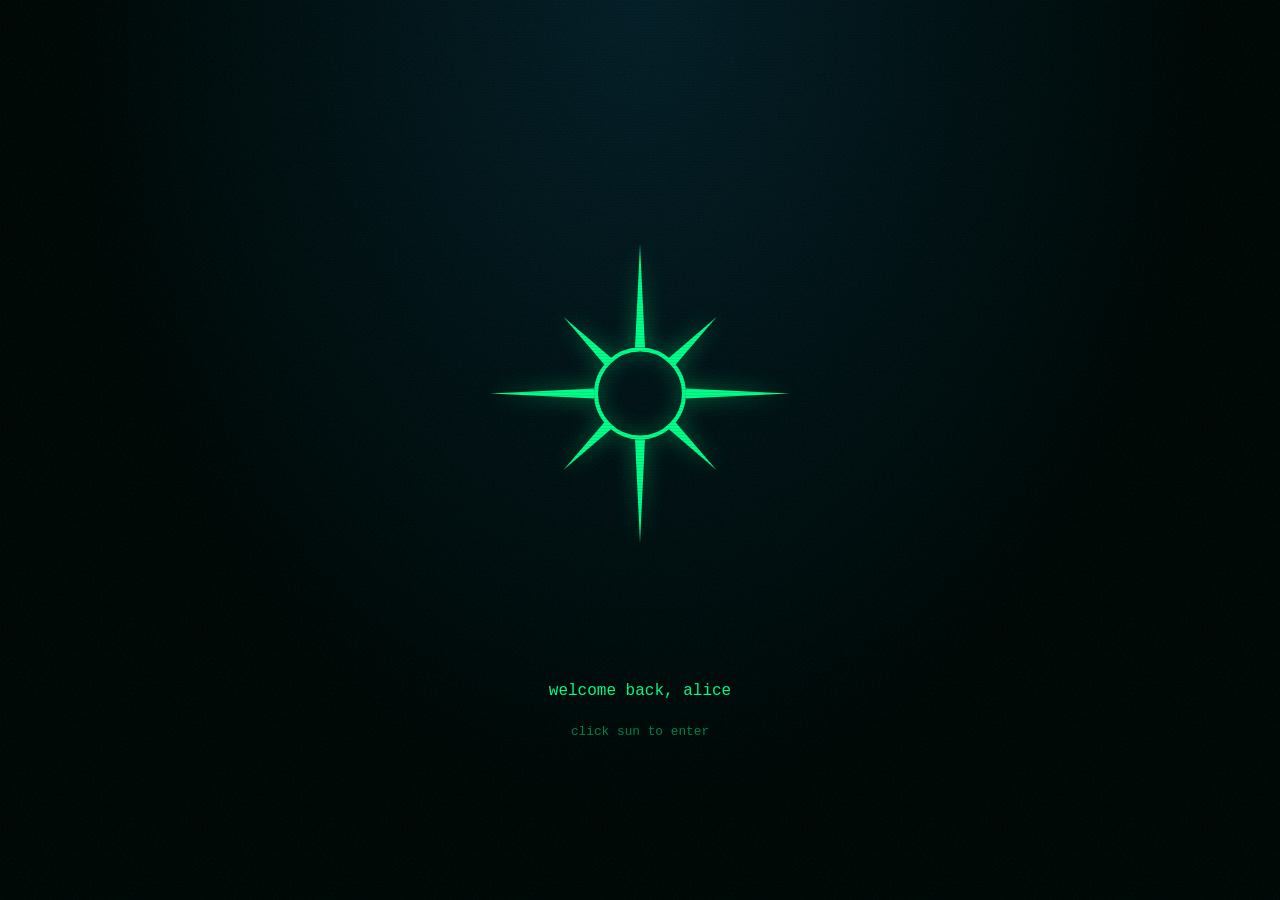
<file: index.html>
<!DOCTYPE html>
<html lang="en">
<head>
  <meta charset="UTF-8">
  <meta name="viewport" content="width=device-width, initial-scale=1">
  <title>Portfolio</title>
  <link rel="stylesheet" href="css/style.css">
</head>
<body>
  <main class="intro">

    <div class="sun-wrap">
      <button class="sun" id="sun" aria-label="Enter the portfolio">
        <svg class="sun-svg" viewBox="0 0 400 400">
  <circle cx="200" cy="200" r="38.25" />

  <!-- quattro raggi a croce -->
  <path class="ray" d="M200 70L204.33 160H195.67L200 70Z" />
  <path class="ray" d="M200 70L204.33 160H195.67L200 70Z" transform="rotate(90 200 200)" />
  <path class="ray" d="M200 70L204.33 160H195.67L200 70Z" transform="rotate(180 200 200)" />
  <path class="ray" d="M200 70L204.33 160H195.67L200 70Z" transform="rotate(270 200 200)" />

  <!-- quattro raggi diagonali -->
  <path class="ray" d="M266.569 133.536L229.856 176.372L223.732 170.248L266.569 133.536Z" />
  <path class="ray" d="M266.569 133.536L229.856 176.372L223.732 170.248L266.569 133.536Z" transform="rotate(90 200 200)" />
  <path class="ray" d="M266.569 133.536L229.856 176.372L223.732 170.248L266.569 133.536Z" transform="rotate(180 200 200)" />
  <path class="ray" d="M266.569 133.536L229.856 176.372L223.732 170.248L266.569 133.536Z" transform="rotate(270 200 200)" />
</svg>
      </button>

      <nav class="menu" id="menu">
        <a class="top" href="san.html">_01 SAN</a>
        <a class="right" href="polvere.html">_02 POLVERE</a>
        <a class="bottom" href="distante.html">_03 DISTANTE</a>
        <a class="left" href="setdesign.html">_04 SET DESIGN</a>
      </nav>
    </div>

    <p class="tagline">welcome back, alice</p>
    <p class="hint">click sun to enter</p>

  </main>
  <script src="js/sun-menu.js"></script>
</body>
</html>
</file>
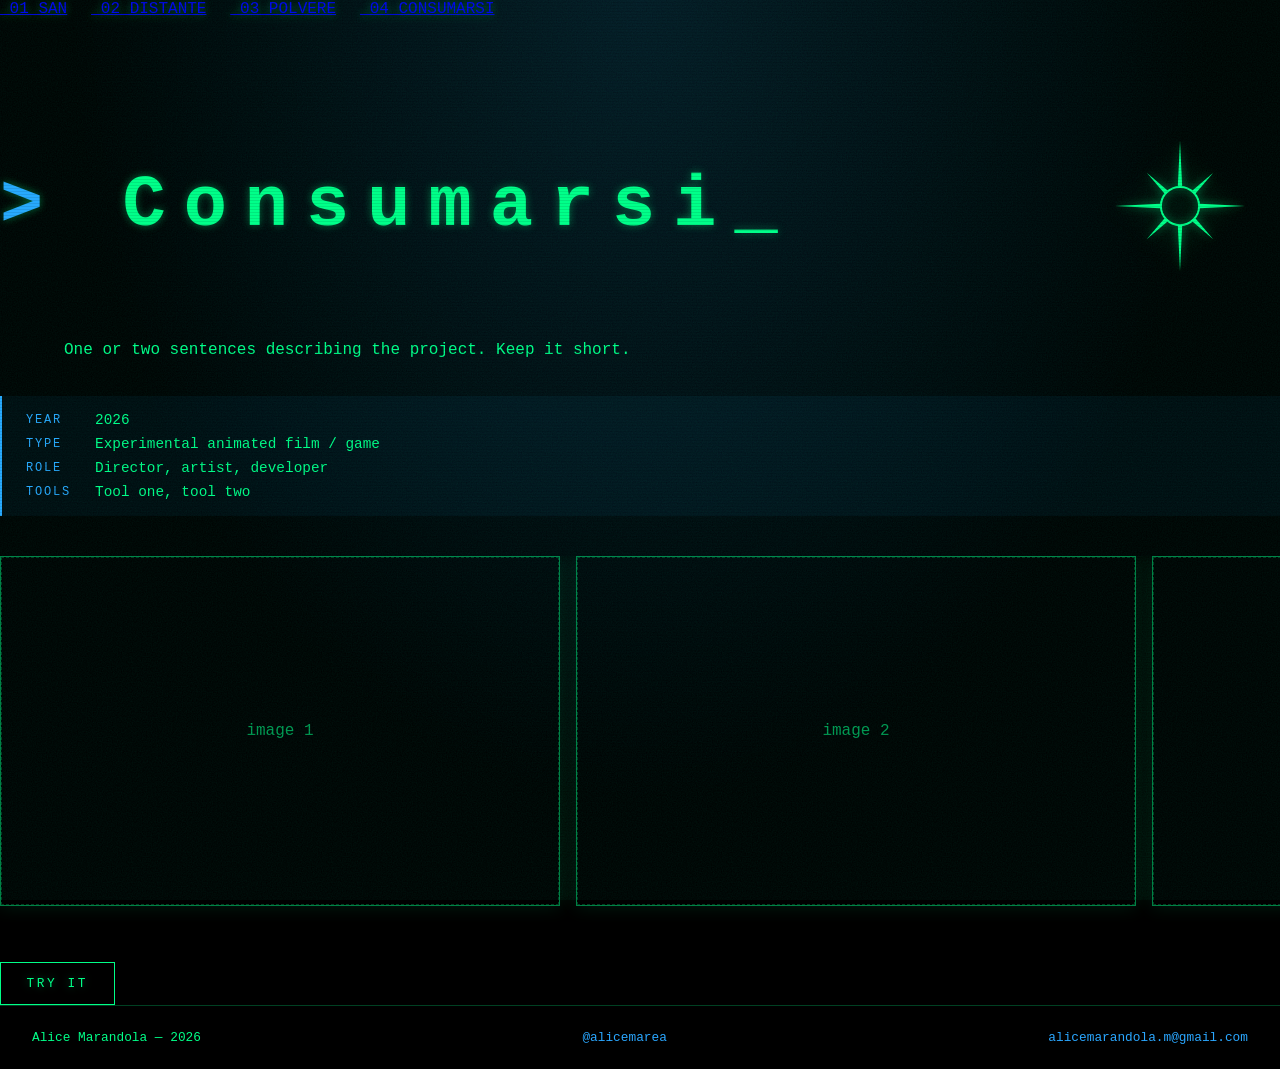
<file: consumarsi.html>
<!DOCTYPE html>
<html lang="en">
<head>
  <meta charset="UTF-8">
  <meta name="viewport" content="width=device-width, initial-scale=1">
  <title>Consumarsi — Alice Marandola</title>
  <link rel="stylesheet" href="css/style.css">
</head>
<body>

 <header class="site-header">
  <nav class="site-nav">
    <a href="san.html">_01 SAN</a>
    <a href="distante.html">_02 DISTANTE</a>
    <a href="polvere.html">_03 POLVERE</a>
    <a href="untitled.html" aria-current="page">_04 CONSUMARSI</a>
  </nav>


</header>

  <main class="page">
  <div class="page-head">
  <h1>Consumarsi</h1>
  <a class="logo" href="index.html" aria-label="Back to entrance">
    <svg class="logo-sun" viewBox="0 0 400 400" aria-hidden="true">
      <circle cx="200" cy="200" r="38.25" />
      <path class="ray" d="M200 70L204.33 160H195.67L200 70Z" />
      <path class="ray" d="M200 70L204.33 160H195.67L200 70Z" transform="rotate(90 200 200)" />
      <path class="ray" d="M200 70L204.33 160H195.67L200 70Z" transform="rotate(180 200 200)" />
      <path class="ray" d="M200 70L204.33 160H195.67L200 70Z" transform="rotate(270 200 200)" />
      <path class="ray" d="M266.569 133.536L229.856 176.372L223.732 170.248L266.569 133.536Z" />
      <path class="ray" d="M266.569 133.536L229.856 176.372L223.732 170.248L266.569 133.536Z" transform="rotate(90 200 200)" />
      <path class="ray" d="M266.569 133.536L229.856 176.372L223.732 170.248L266.569 133.536Z" transform="rotate(180 200 200)" />
      <path class="ray" d="M266.569 133.536L229.856 176.372L223.732 170.248L266.569 133.536Z" transform="rotate(270 200 200)" />
    </svg>
  </a>
</div>
    <p class="lead">
      One or two sentences describing the project. Keep it short.
    </p>

    <dl class="meta">
      <dt>Year</dt>       <dd>2026</dd>
      <dt>Type</dt>       <dd>Experimental animated film / game</dd>
      <dt>Role</dt>       <dd>Director, artist, developer</dd>
      <dt>Tools</dt>      <dd>Tool one, tool two</dd>
    </dl>

    <div class="gallery">
      <figure><div class="ph">image 1</div></figure>
      <figure><div class="ph">image 2</div></figure>
      <figure><div class="ph">image 3</div></figure>
    </div>

    <a class="button" href="#" target="_blank" rel="noopener">Try it</a>
  </main>

  <footer class="site-footer">
    <span>Alice Marandola — 2026</span>
    <a href="https://instagram.com/alicemarea" target="_blank" rel="noopener">@alicemarea</a>
    <a href="mailto:alicemarandola.m@gmail.com">alicemarandola.m@gmail.com</a>
  </footer>

</body>
</html>
</file>
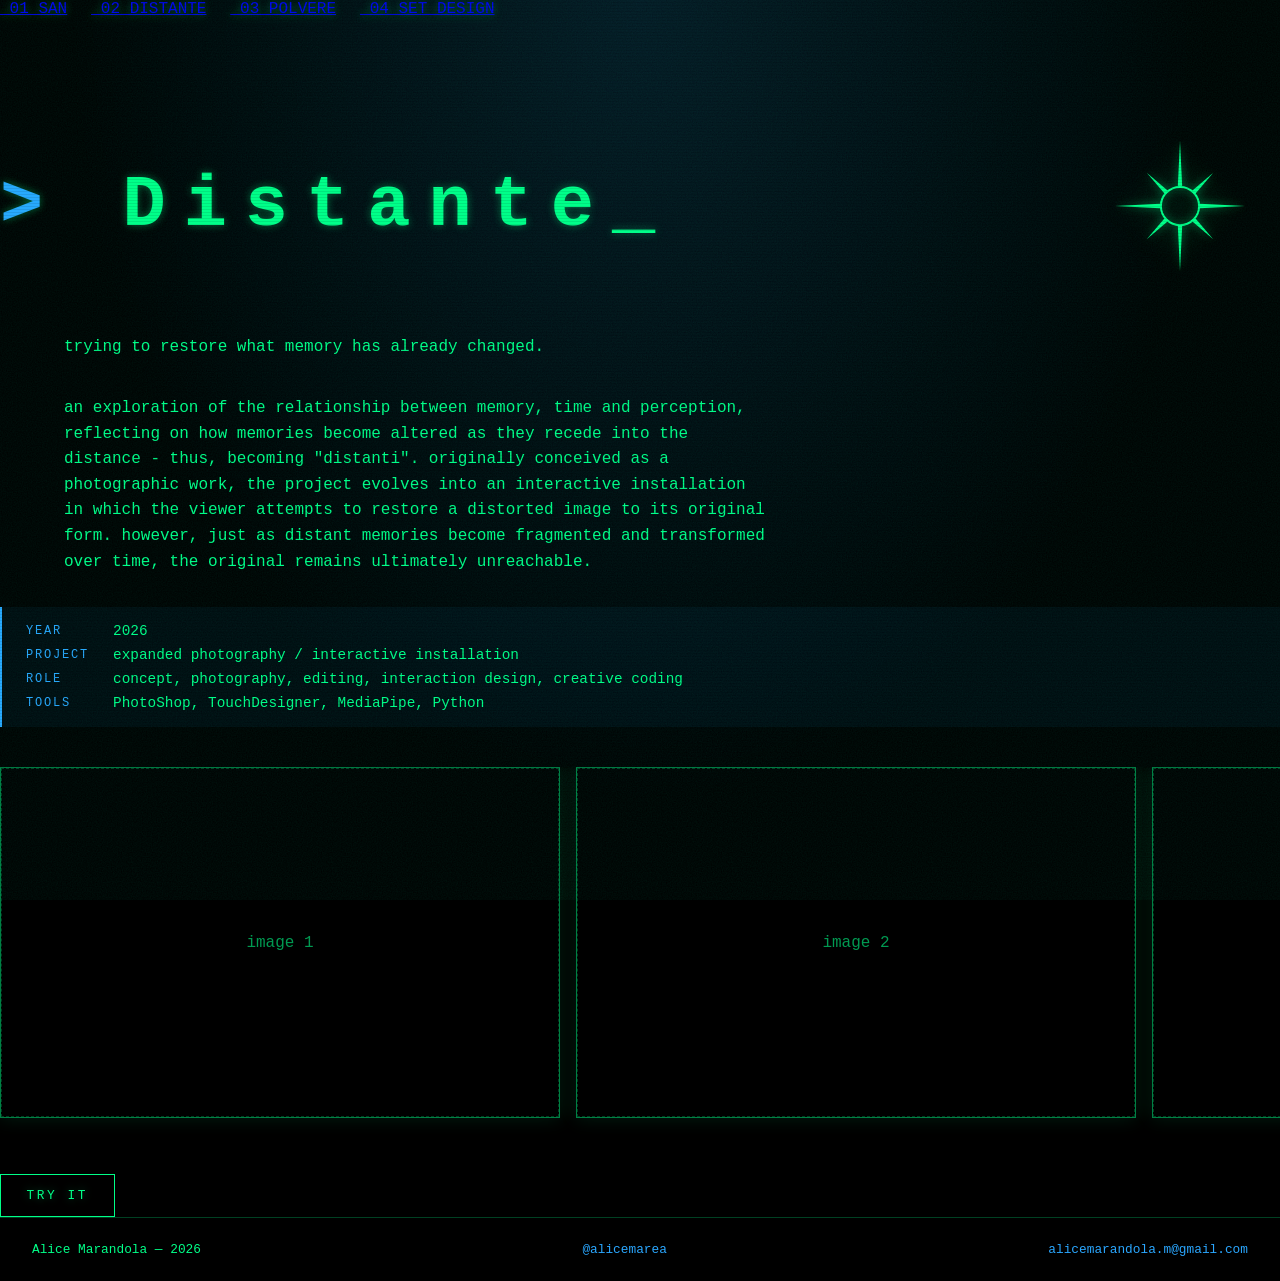
<file: distante.html>
<!DOCTYPE html>
<html lang="en">
<head>
  <meta charset="UTF-8">
  <meta name="viewport" content="width=device-width, initial-scale=1">
  <title>Distante — Alice Marandola</title>
  <link rel="stylesheet" href="css/style.css">
</head>

<body>

  <header class="site-header">
  <nav class="site-nav">
    <a href="san.html" >_01 SAN</a>
    <a href="distante.html"aria-current="page">_02 DISTANTE</a>
    <a href="polvere.html">_03 POLVERE</a>
    <a href="setdesign.html">_04 SET DESIGN</a>
  </nav>

 
</header>

  <main class="page">
    <div class="page-head">
  <h1>Distante</h1>
  <a class="logo" href="index.html" aria-label="Back to entrance">
    <svg class="logo-sun" viewBox="0 0 400 400" aria-hidden="true">
      <circle cx="200" cy="200" r="38.25" />
      <path class="ray" d="M200 70L204.33 160H195.67L200 70Z" />
      <path class="ray" d="M200 70L204.33 160H195.67L200 70Z" transform="rotate(90 200 200)" />
      <path class="ray" d="M200 70L204.33 160H195.67L200 70Z" transform="rotate(180 200 200)" />
      <path class="ray" d="M200 70L204.33 160H195.67L200 70Z" transform="rotate(270 200 200)" />
      <path class="ray" d="M266.569 133.536L229.856 176.372L223.732 170.248L266.569 133.536Z" />
      <path class="ray" d="M266.569 133.536L229.856 176.372L223.732 170.248L266.569 133.536Z" transform="rotate(90 200 200)" />
      <path class="ray" d="M266.569 133.536L229.856 176.372L223.732 170.248L266.569 133.536Z" transform="rotate(180 200 200)" />
      <path class="ray" d="M266.569 133.536L229.856 176.372L223.732 170.248L266.569 133.536Z" transform="rotate(270 200 200)" />
    </svg>
  </a>
</div>

    <p class="logline">trying to restore what memory has already changed.</p>

<p class="lead">
an exploration of the relationship between memory, time and perception, reflecting on how memories become altered as they recede into the distance - thus, becoming "distanti".
  originally conceived as a photographic work, the project evolves into an interactive installation in which the viewer attempts to restore a distorted image to its original form.
  however, just as distant memories become fragmented and transformed over time, the original remains ultimately unreachable.

<dl class="meta">
  <dt>year</dt>      <dd>2026</dd>
  <dt>project</dt>   <dd>expanded photography / interactive installation</dd>
  <dt>role</dt>      <dd>concept, photography, editing, interaction design, creative coding</dd>
  <dt>tools</dt>     <dd>PhotoShop, TouchDesigner, MediaPipe, Python</dd>
</dl>

    <div class="gallery">
      <figure><div class="ph">image 1</div></figure>
      <figure><div class="ph">image 2</div></figure>
      <figure><div class="ph">image 3</div></figure>
    </div>

    <a class="button" href="#" target="_blank" rel="noopener">Try it</a>
  </main>

  <footer class="site-footer">
    <span>Alice Marandola — 2026</span>
    <a href="https://instagram.com/alicemarea" target="_blank" rel="noopener">@alicemarea</a>
    <a href="mailto:alicemarandola.m@gmail.com">alicemarandola.m@gmail.com</a>
  </footer>

</body>
</html>
</file>
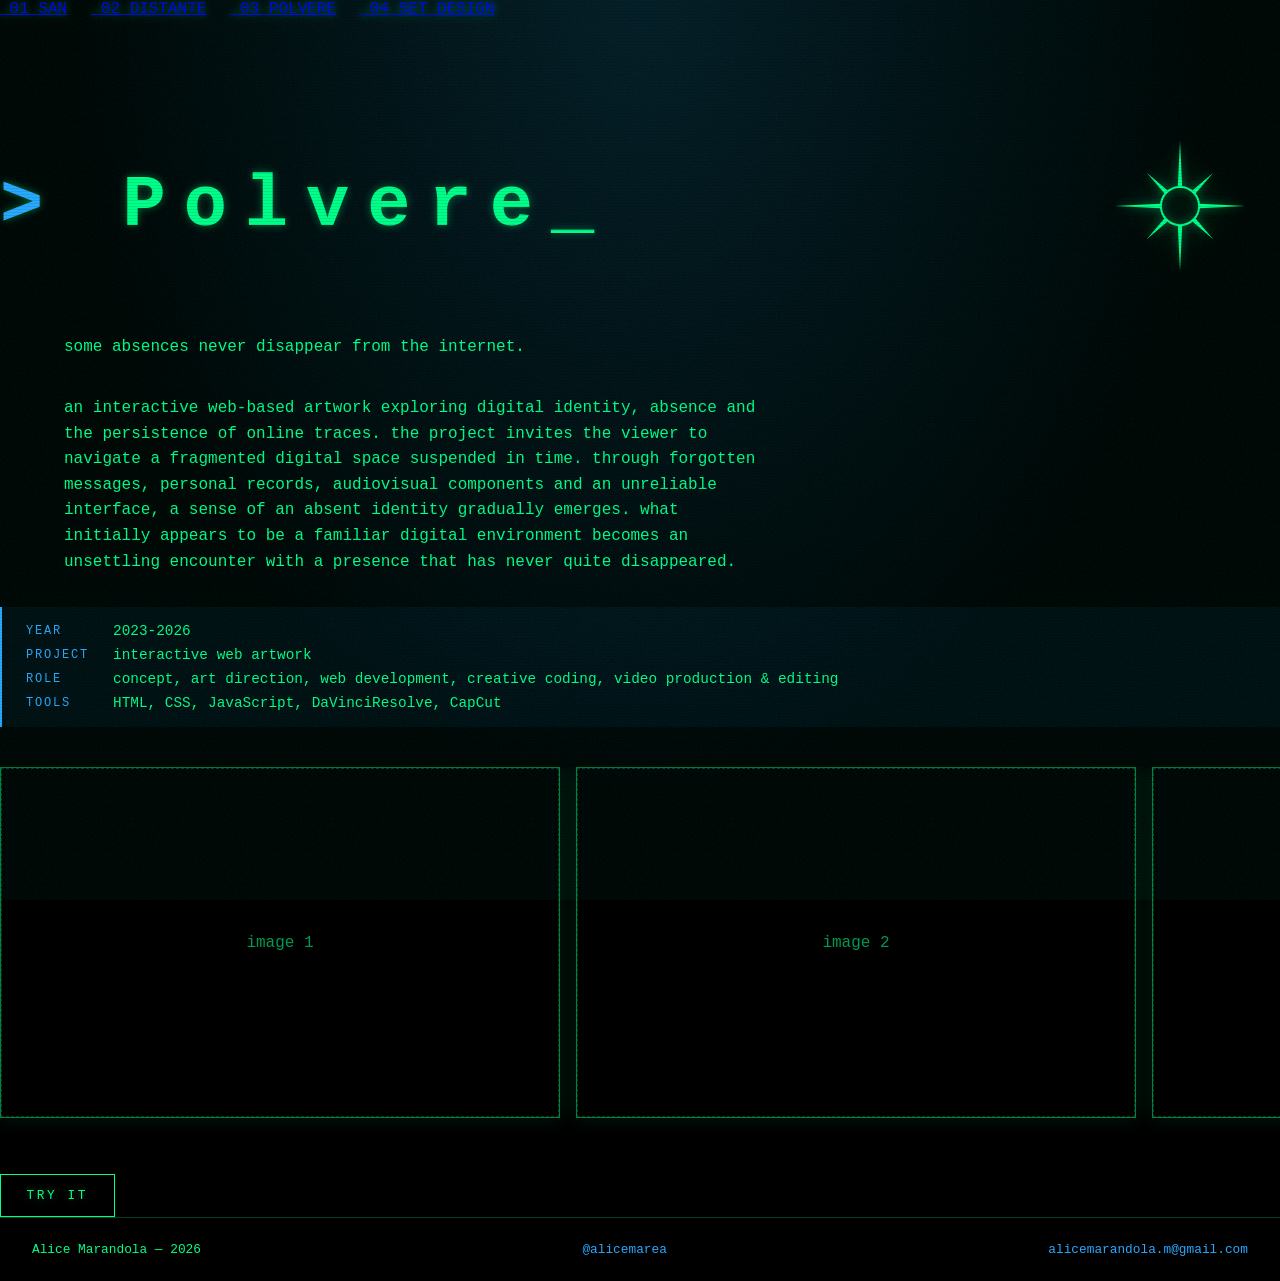
<file: polvere.html>
<!DOCTYPE html>
<html lang="en">
<head>
  <meta charset="UTF-8">
  <meta name="viewport" content="width=device-width, initial-scale=1">
  <title>Polvere — Alice Marandola</title>
  <link rel="stylesheet" href="css/style.css">
</head>
<body>

  <header class="site-header">
  <nav class="site-nav">
    <a href="san.html" >_01 SAN</a>
    <a href="distante.html">_02 DISTANTE</a>
    <a href="polvere.html"aria-current="page">_03 POLVERE</a>
    <a href="setdesign.html">_04 SET DESIGN</a>
  </nav>


</header>

  <main class="page">
    <div class="page-head">
  <h1>Polvere</h1>
  <a class="logo" href="index.html" aria-label="Back to entrance">
    <svg class="logo-sun" viewBox="0 0 400 400" aria-hidden="true">
      <circle cx="200" cy="200" r="38.25" />
      <path class="ray" d="M200 70L204.33 160H195.67L200 70Z" />
      <path class="ray" d="M200 70L204.33 160H195.67L200 70Z" transform="rotate(90 200 200)" />
      <path class="ray" d="M200 70L204.33 160H195.67L200 70Z" transform="rotate(180 200 200)" />
      <path class="ray" d="M200 70L204.33 160H195.67L200 70Z" transform="rotate(270 200 200)" />
      <path class="ray" d="M266.569 133.536L229.856 176.372L223.732 170.248L266.569 133.536Z" />
      <path class="ray" d="M266.569 133.536L229.856 176.372L223.732 170.248L266.569 133.536Z" transform="rotate(90 200 200)" />
      <path class="ray" d="M266.569 133.536L229.856 176.372L223.732 170.248L266.569 133.536Z" transform="rotate(180 200 200)" />
      <path class="ray" d="M266.569 133.536L229.856 176.372L223.732 170.248L266.569 133.536Z" transform="rotate(270 200 200)" />
    </svg>
  </a>
</div>

   <p class="logline">some absences never disappear from the internet.</p>

<p class="lead">
   an interactive web-based artwork exploring digital identity, absence and the persistence of online traces. 
  the project invites the viewer to navigate a fragmented digital space suspended in time. through forgotten messages, personal records, audiovisual components and an unreliable interface, a sense of an absent identity gradually emerges. what initially appears to be a familiar digital environment becomes an unsettling encounter with a presence that has never quite disappeared.
</p>

<dl class="meta">
  <dt>year</dt>      <dd>2023-2026</dd>
  <dt>project</dt>   <dd>interactive web artwork</dd>
  <dt>role</dt>      <dd>concept, art direction, web development, creative coding, video production &amp; editing</dd>
  <dt>tools</dt>     <dd>HTML, CSS, JavaScript, DaVinciResolve, CapCut</dd>
</dl>
    <div class="gallery">
      <figure><div class="ph">image 1</div></figure>
      <figure><div class="ph">image 2</div></figure>
      <figure><div class="ph">image 3</div></figure>
    </div>

    <a class="button" href="#" target="_blank" rel="noopener">Try it</a>
  </main>

  <footer class="site-footer">
    <span>Alice Marandola — 2026</span>
    <a href="https://instagram.com/alicemarea" target="_blank" rel="noopener">@alicemarea</a>
    <a href="mailto:alicemarandola.m@gmail.com">alicemarandola.m@gmail.com</a>
  </footer>

</body>
</html>
</file>
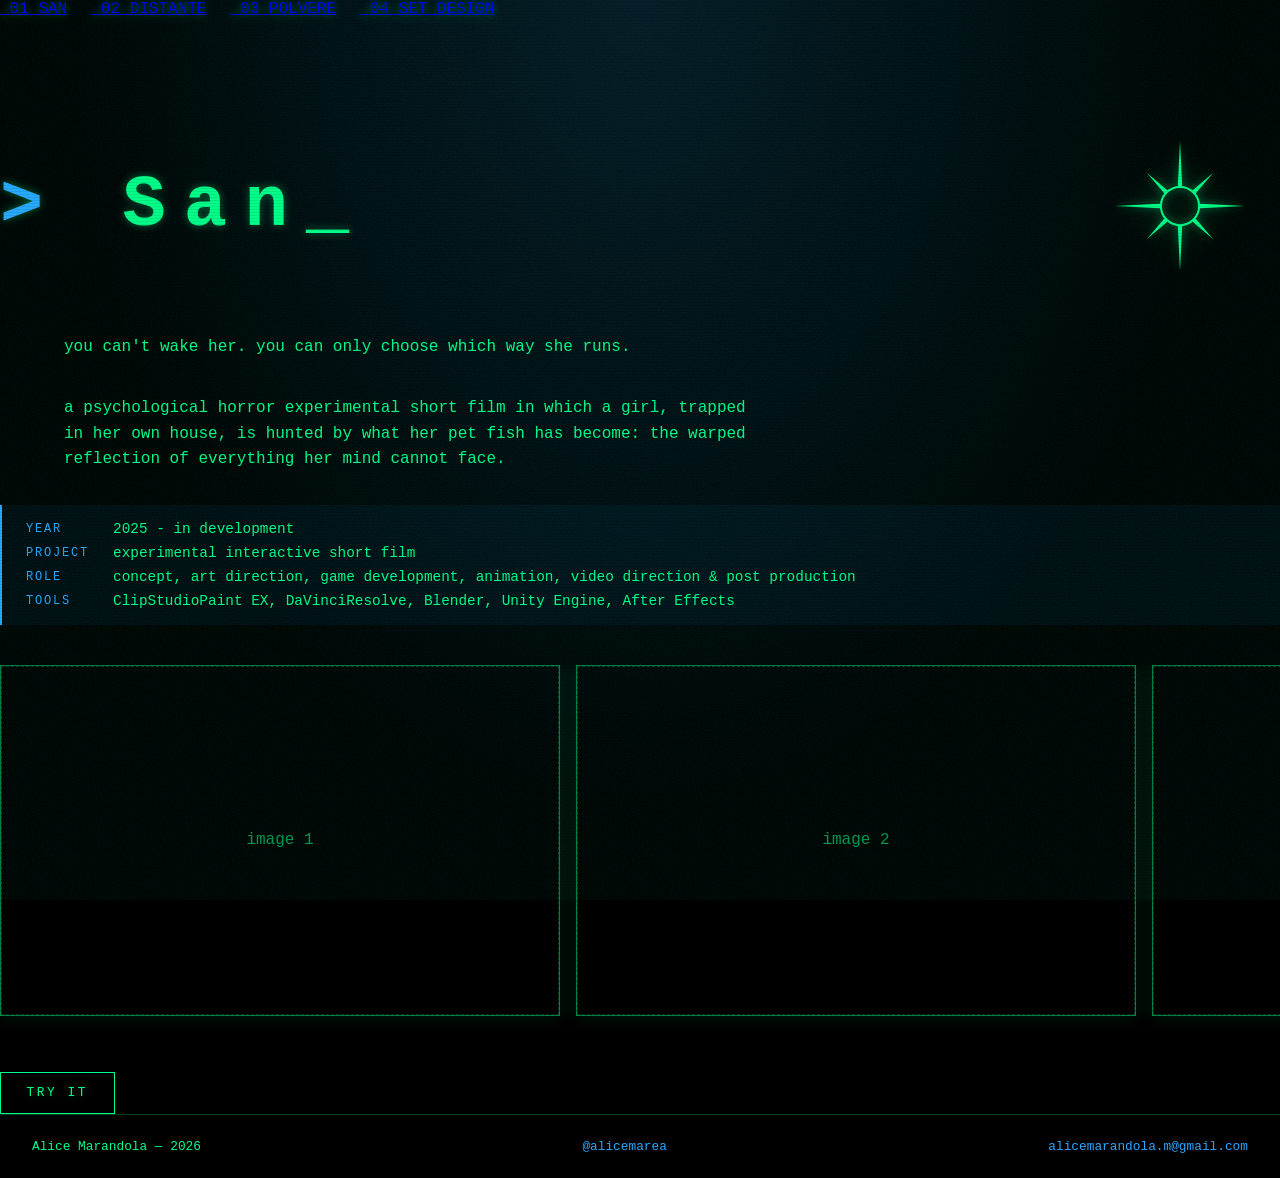
<file: san.html>
<!DOCTYPE html>
<html lang="en">
<head>
  <meta charset="UTF-8">
  <meta name="viewport" content="width=device-width, initial-scale=1">
  <title>San — Alice Marandola</title>
  <link rel="stylesheet" href="css/style.css">
</head>
<body>

 <header class="site-header">
  <nav class="site-nav">
    <a href="san.html" aria-current="page">_01 SAN</a>
    <a href="distante.html">_02 DISTANTE</a>
    <a href="polvere.html">_03 POLVERE</a>
    <a href="setdesign.html">_04 SET DESIGN</a>
  </nav>


</header>

  <main class="page">
   <div class="page-head">
  <h1>San</h1>
  <a class="logo" href="index.html" aria-label="Back to entrance">
    <svg class="logo-sun" viewBox="0 0 400 400" aria-hidden="true">
      <circle cx="200" cy="200" r="38.25" />
      <path class="ray" d="M200 70L204.33 160H195.67L200 70Z" />
      <path class="ray" d="M200 70L204.33 160H195.67L200 70Z" transform="rotate(90 200 200)" />
      <path class="ray" d="M200 70L204.33 160H195.67L200 70Z" transform="rotate(180 200 200)" />
      <path class="ray" d="M200 70L204.33 160H195.67L200 70Z" transform="rotate(270 200 200)" />
      <path class="ray" d="M266.569 133.536L229.856 176.372L223.732 170.248L266.569 133.536Z" />
      <path class="ray" d="M266.569 133.536L229.856 176.372L223.732 170.248L266.569 133.536Z" transform="rotate(90 200 200)" />
      <path class="ray" d="M266.569 133.536L229.856 176.372L223.732 170.248L266.569 133.536Z" transform="rotate(180 200 200)" />
      <path class="ray" d="M266.569 133.536L229.856 176.372L223.732 170.248L266.569 133.536Z" transform="rotate(270 200 200)" />
    </svg>
  </a>
</div>

   <p class="logline">you can't wake her. you can only choose which way she runs.</p>

<p class="lead">
 a psychological horror experimental short film in which a girl, trapped in her own house, is hunted by what her pet fish has become: the warped reflection of everything her mind cannot face.
</p>

<dl class="meta">
  <dt>year</dt>      <dd>2025 - in development</dd>
  <dt>project</dt>   <dd>experimental interactive short film</dd>
  <dt>role</dt>      <dd>concept, art direction, game development, animation, video direction &amp; post production</dd>
  <dt>tools</dt>     <dd>ClipStudioPaint EX, DaVinciResolve, Blender, Unity Engine, After Effects</dd>
</dl>

    <div class="gallery">
      <figure><div class="ph">image 1</div></figure>
      <figure><div class="ph">image 2</div></figure>
      <figure><div class="ph">image 3</div></figure>
    </div>

    <a class="button" href="#" target="_blank" rel="noopener">Try it</a>
  </main>

  <footer class="site-footer">
    <span>Alice Marandola — 2026</span>
    <a href="https://instagram.com/alicemarea" target="_blank" rel="noopener">@alicemarea</a>
    <a href="mailto:alicemarandola.m@gmail.com">alicemarandola.m@gmail.com</a>
  </footer>

</body>
</html>
</file>
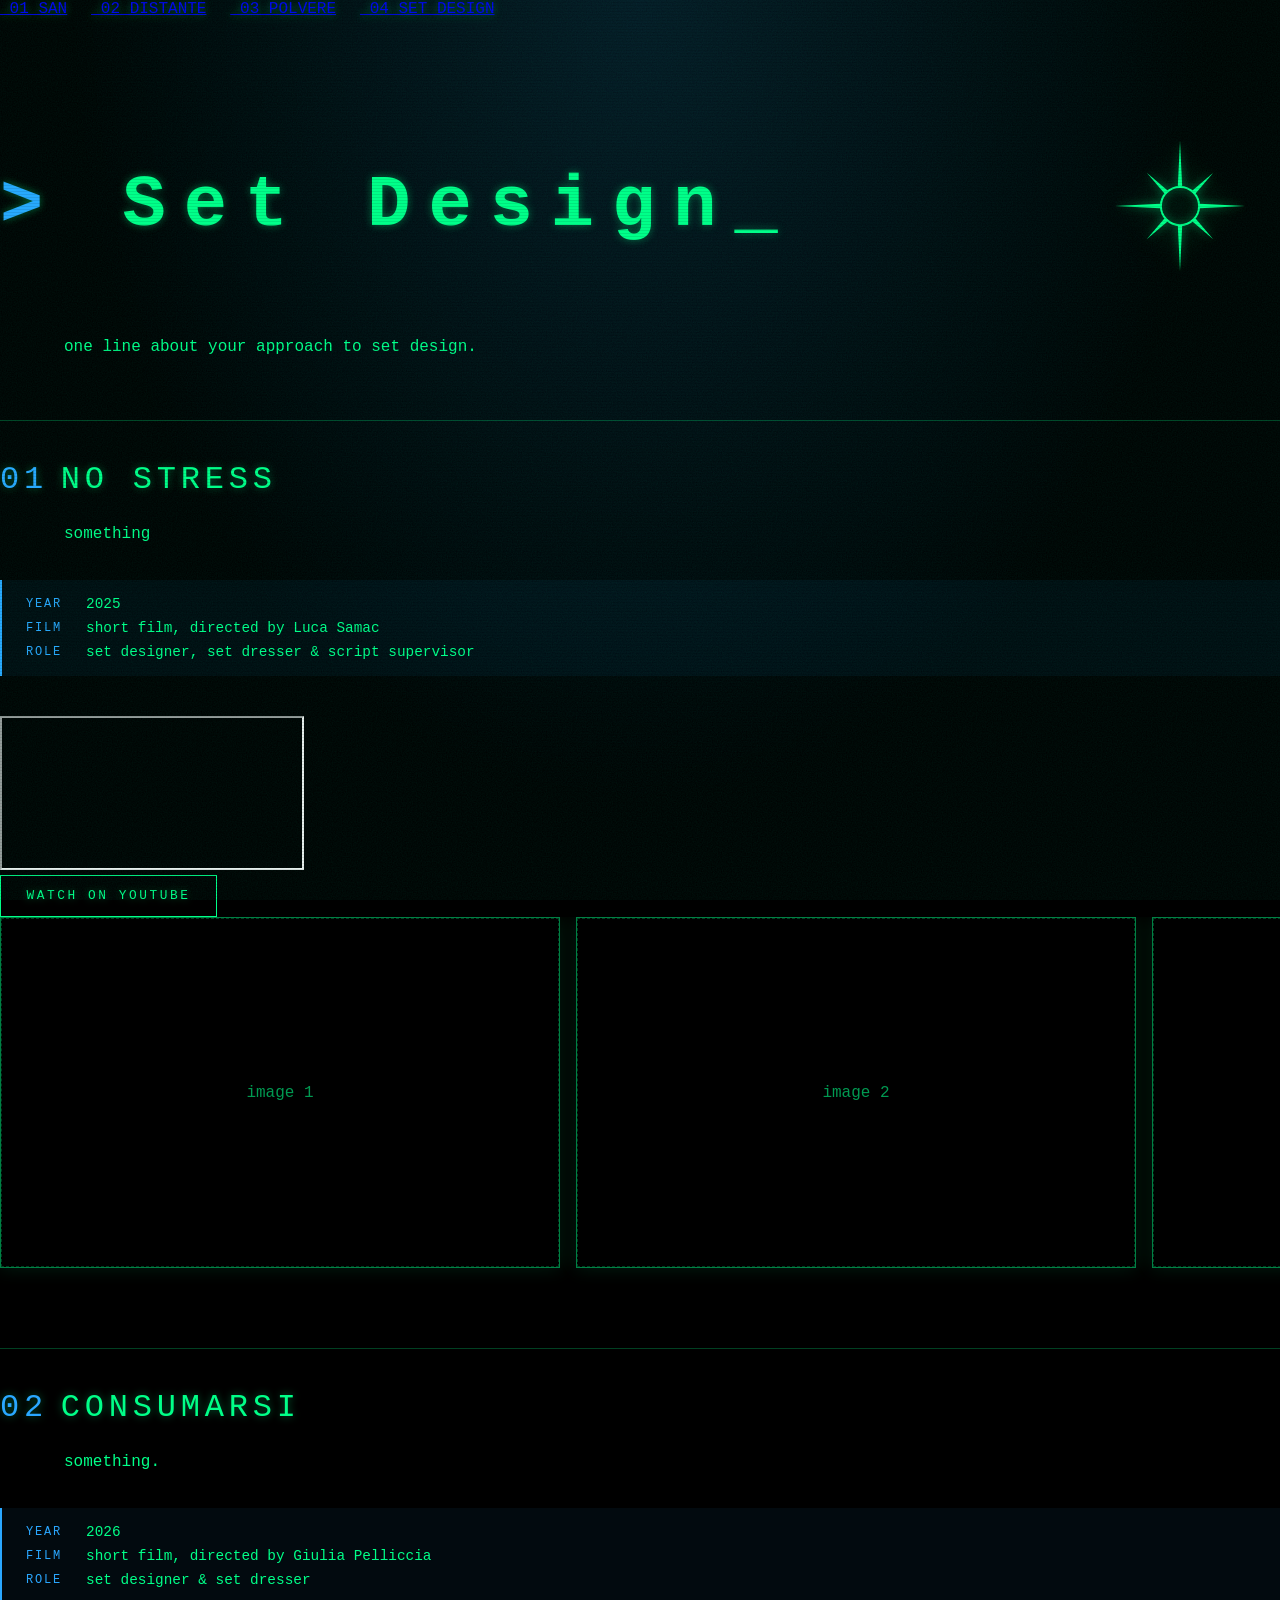
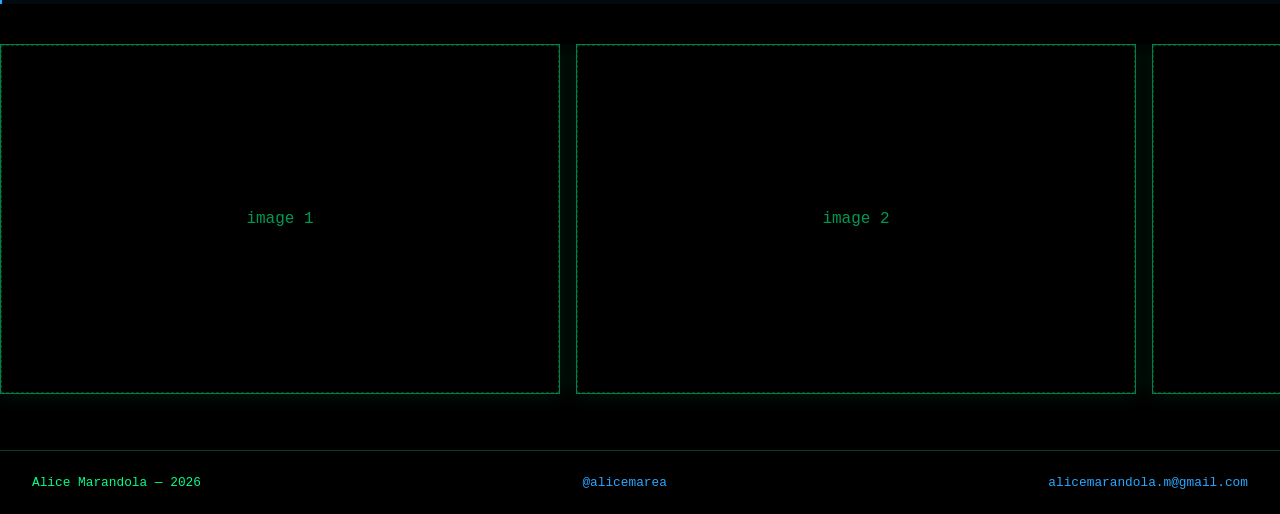
<file: setdesign.html>
<!DOCTYPE html>
<html lang="en">
<head>
  <meta charset="UTF-8">
  <meta name="viewport" content="width=device-width, initial-scale=1">
  <title>Set Design — Alice Marandola</title>
  <link rel="stylesheet" href="css/style.css">
</head>
<body>

 <header class="site-header">
  <nav class="site-nav">
    <a href="san.html">_01 SAN</a>
    <a href="distante.html">_02 DISTANTE</a>
    <a href="polvere.html">_03 POLVERE</a>
    <a href="setdesign.html" aria-current="page">_04 SET DESIGN</a>
  </nav>


</header>

  <main class="page">
  <div class="page-head">
  <h1>Set Design</h1>
  <a class="logo" href="index.html" aria-label="Back to entrance">
    <svg class="logo-sun" viewBox="0 0 400 400" aria-hidden="true">
      <circle cx="200" cy="200" r="38.25" />
      <path class="ray" d="M200 70L204.33 160H195.67L200 70Z" />
      <path class="ray" d="M200 70L204.33 160H195.67L200 70Z" transform="rotate(90 200 200)" />
      <path class="ray" d="M200 70L204.33 160H195.67L200 70Z" transform="rotate(180 200 200)" />
      <path class="ray" d="M200 70L204.33 160H195.67L200 70Z" transform="rotate(270 200 200)" />
      <path class="ray" d="M266.569 133.536L229.856 176.372L223.732 170.248L266.569 133.536Z" />
      <path class="ray" d="M266.569 133.536L229.856 176.372L223.732 170.248L266.569 133.536Z" transform="rotate(90 200 200)" />
      <path class="ray" d="M266.569 133.536L229.856 176.372L223.732 170.248L266.569 133.536Z" transform="rotate(180 200 200)" />
      <path class="ray" d="M266.569 133.536L229.856 176.372L223.732 170.248L266.569 133.536Z" transform="rotate(270 200 200)" />
    </svg>
  </a>
</div>
    <p class="logline">one line about your approach to set design.</p>

<section class="work">
  <h2><span class="num">01</span>NO STRESS</h2>


  <p class="lead">
    something
  </p>

  <dl class="meta">
    <dt>year</dt>       <dd>2025</dd>
    <dt>film</dt>       <dd>short film, directed by Luca Samac</dd>
    <dt>role</dt>       <dd>set designer, set dresser &amp; script supervisor</dd>
  </dl>

  <div class="video">
  <div class="video">
  <iframe src="https://www.youtube.com/embed/0dKLBNPxQGU" title="Film title one" referrerpolicy="strict-origin-when-cross-origin" allow="fullscreen; picture-in-picture" allowfullscreen loading="lazy"></iframe>
</div>

<a class="button" href="https://www.youtube.com/watch?v=0dKLBNPxQGU" target="_blank" rel="noopener">Watch on YouTube</a>
</div>
  <div class="gallery">
    <figure><div class="ph">image 1</div></figure>
    <figure><div class="ph">image 2</div></figure>
    <figure><div class="ph">image 3</div></figure>
  </div>
</section>

<section class="work">
  <h2><span class="num">02</span>Consumarsi</h2>

  <p class="lead">
    something.
  </p>

  <dl class="meta">
    <dt>year</dt>       <dd>2026</dd>
    <dt>film</dt>       <dd>short film, directed by Giulia Pelliccia</dd>
    <dt>role</dt>       <dd>set designer &amp; set dresser</dd>
  </dl>

  <div class="gallery">
    <figure><div class="ph">image 1</div></figure>
    <figure><div class="ph">image 2</div></figure>
    <figure><div class="ph">image 3</div></figure>
  </div>
</section>
  </main>

  <footer class="site-footer">
    <span>Alice Marandola — 2026</span>
    <a href="https://instagram.com/alicemarea" target="_blank" rel="noopener">@alicemarea</a>
    <a href="mailto:alicemarandola.m@gmail.com">alicemarandola.m@gmail.com</a>
  </footer>

</body>
</html>
</file>
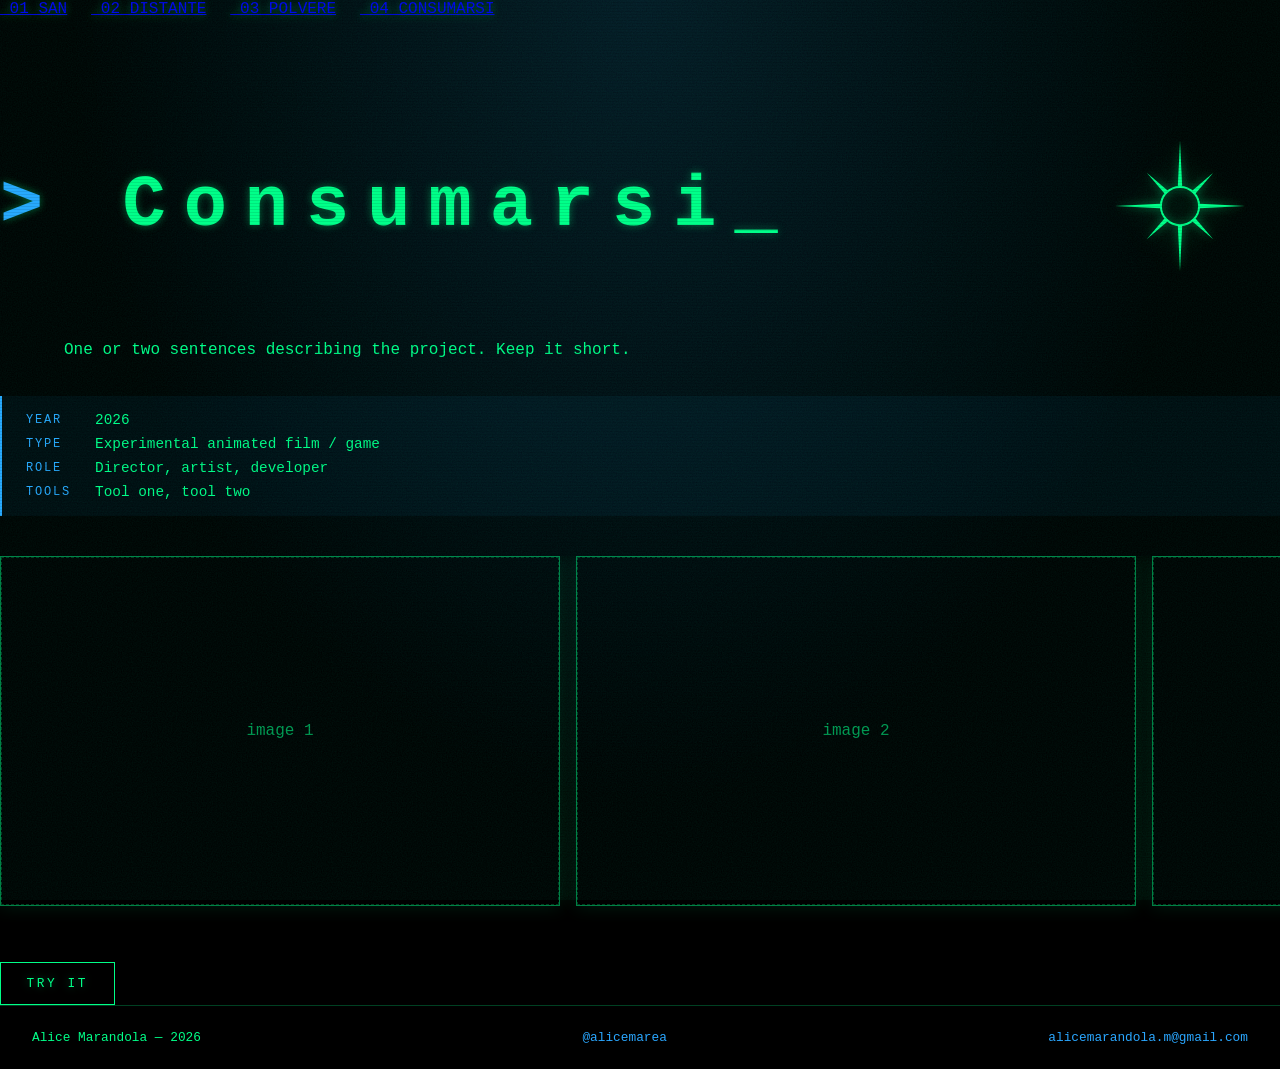
<file: untitled.html>
<!DOCTYPE html>
<html lang="en">
<head>
  <meta charset="UTF-8">
  <meta name="viewport" content="width=device-width, initial-scale=1">
  <title>(Untitled) — Alice Marandola</title>
  <link rel="stylesheet" href="css/style.css">
</head>
<body>

 <header class="site-header">
  <nav class="site-nav">
    <a href="san.html">_01 SAN</a>
    <a href="distante.html">_02 DISTANTE</a>
    <a href="polvere.html">_03 POLVERE</a>
    <a href="untitled.html" aria-current="page">_04 CONSUMARSI</a>
  </nav>


</header>

  <main class="page">
  <div class="page-head">
  <h1>Consumarsi</h1>
  <a class="logo" href="index.html" aria-label="Back to entrance">
    <svg class="logo-sun" viewBox="0 0 400 400" aria-hidden="true">
      <circle cx="200" cy="200" r="38.25" />
      <path class="ray" d="M200 70L204.33 160H195.67L200 70Z" />
      <path class="ray" d="M200 70L204.33 160H195.67L200 70Z" transform="rotate(90 200 200)" />
      <path class="ray" d="M200 70L204.33 160H195.67L200 70Z" transform="rotate(180 200 200)" />
      <path class="ray" d="M200 70L204.33 160H195.67L200 70Z" transform="rotate(270 200 200)" />
      <path class="ray" d="M266.569 133.536L229.856 176.372L223.732 170.248L266.569 133.536Z" />
      <path class="ray" d="M266.569 133.536L229.856 176.372L223.732 170.248L266.569 133.536Z" transform="rotate(90 200 200)" />
      <path class="ray" d="M266.569 133.536L229.856 176.372L223.732 170.248L266.569 133.536Z" transform="rotate(180 200 200)" />
      <path class="ray" d="M266.569 133.536L229.856 176.372L223.732 170.248L266.569 133.536Z" transform="rotate(270 200 200)" />
    </svg>
  </a>
</div>
    <p class="lead">
      One or two sentences describing the project. Keep it short.
    </p>

    <dl class="meta">
      <dt>Year</dt>       <dd>2026</dd>
      <dt>Type</dt>       <dd>Experimental animated film / game</dd>
      <dt>Role</dt>       <dd>Director, artist, developer</dd>
      <dt>Tools</dt>      <dd>Tool one, tool two</dd>
    </dl>

    <div class="gallery">
      <figure><div class="ph">image 1</div></figure>
      <figure><div class="ph">image 2</div></figure>
      <figure><div class="ph">image 3</div></figure>
    </div>

    <a class="button" href="#" target="_blank" rel="noopener">Try it</a>
  </main>

  <footer class="site-footer">
    <span>Alice Marandola — 2026</span>
    <a href="https://instagram.com/alicemarea" target="_blank" rel="noopener">@alicemarea</a>
    <a href="mailto:alicemarandola.m@gmail.com">alicemarandola.m@gmail.com</a>
  </footer>

</body>
</html>
</file>
<file: css/style.css>
:root {
  --bg: #000;
  --green: #00ff88;
  --blue: #2aa7ff;
}

* { box-sizing: border-box; }

body {
  margin: 0;
  background: var(--bg);
  color: var(--green);
  font-family: "Courier New", monospace;
}

.intro {
  min-height: 100vh;
  display: flex;
  flex-direction: column;
  align-items: center;
  justify-content: center;
  gap: 1.5rem;
  text-align: center;
}

.sun-wrap {
  position: relative;
  width: min(70vmin, 460px);
  aspect-ratio: 1;
}

.sun {
  all: unset;
  display: block;
  width: 100%;
  height: 100%;
  cursor: pointer;
}

.sun-svg {
  width: 100%;
  height: 100%;
  fill: none;
  stroke: var(--green);
  stroke-width: 3.5;
  stroke-linecap: round;
  transition: transform 1.2s ease;
}
.sun-svg path {
  fill: var(--green);
  stroke: none;
}

.sun.open .sun-svg { transform: rotate(180deg); }

.menu a {
  position: absolute;
  color: var(--blue);
  text-decoration: none;
  text-transform: uppercase;
  letter-spacing: 0.2em;
  font-size: 0.85rem;
  opacity: 0;
  pointer-events: none;
  transition: opacity 0.8s ease 0.8s;
}

.menu.open a { opacity: 1; pointer-events: auto; }
.menu a:hover { color: var(--green); }

.menu .top    { bottom: 87%; left: 50%; transform: translateX(-50%); }
.menu .bottom { top: 87%;    left: 50%; transform: translateX(-50%); }
.menu .left   { right: 87%;  top: 50%;  transform: translateY(-50%); }
.menu .right  { left: 87%;   top: 50%;  transform: translateY(-50%); }

.tagline { margin: 2rem 0 0; }
.hint { margin: 0; opacity: 0.5; font-size: 0.8rem; }

@media (max-width: 600px) {
  .menu a {
    font-size: 0.7rem;
    letter-spacing: 0.12em;
  }
}
/* ---------- project pages ---------- */

.lead {
  max-width: 55%;
  line-height: 1.6;
  margin: 0 0 2rem;
}

@media (max-width: 700px) {
  .lead { max-width: 100%; }
}
@media (max-width: 700px) {
  .lead { max-width: 100%; }
}

.meta {
  display: grid;
  grid-template-columns: max-content 1fr;
  gap: 0.5rem 1.5rem;
  margin: 0 0 2.5rem;
  font-size: 0.9rem;
}

.meta dt {
  color: var(--blue);
  text-transform: uppercase;
  letter-spacing: 0.15em;
  font-size: 0.75rem;
  align-self: center;
}

.meta dd { margin: 0; }

.gallery {
  display: flex;
  gap: 1rem;
  overflow-x: auto;
  scroll-snap-type: x mandatory;
  padding-bottom: 1rem;
  margin-bottom: 2.5rem;
}

.gallery figure {
  flex: 0 0 min(80%, 560px);
  margin: 0;
  scroll-snap-align: start;
}

.gallery img,
.ph {
  display: block;
  width: 100%;
  aspect-ratio: 16 / 10;
  object-fit: cover;
}

.ph {
  display: flex;
  align-items: center;
  justify-content: center;
  border: 1px dashed rgba(0, 255, 136, 0.4);
  opacity: 0.6;
}

.button {
  display: inline-block;
  padding: 0.8rem 1.6rem;
  border: 1px solid var(--green);
  color: var(--green);
  text-decoration: none;
  text-transform: uppercase;
  letter-spacing: 0.2em;
  font-size: 0.8rem;
  transition: background 0.3s, color 0.3s;
}

.button:hover {
  background: var(--green);
  color: var(--bg);
}

.site-footer {
  display: flex;
  flex-wrap: wrap;
  gap: 0.5rem 2rem;
  justify-content: space-between;
  padding: 1.5rem 2rem;
  border-top: 1px solid rgba(0, 255, 136, 0.25);
  font-size: 0.8rem;
}

.site-footer a { color: var(--blue); text-decoration: none; }
.site-footer a:hover { color: var(--green); }

/* ---------- atmosphere ---------- */


body {
  background: radial-gradient(ellipse at 50% 0%, rgba(42, 167, 255, 0.14), transparent 65%) fixed, var(--bg);
}


body::before {
  content: "";
  position: fixed;
  inset: 0;
  z-index: 100;
  pointer-events: none;
  opacity: 0.12;
  background-image: url("data:image/svg+xml;utf8,<svg xmlns='http://www.w3.org/2000/svg' width='200' height='200'><filter id='n'><feTurbulence type='fractalNoise' baseFrequency='.8' numOctaves='2' stitchTiles='stitch'/><feColorMatrix values='0 0 0 0 0  0 0 0 0 1  0 0 0 0 .5  0 0 0 .6 0'/></filter><rect width='100%' height='100%' filter='url(%23n)'/></svg>");
}


body::after {
  content: "";
  position: fixed;
  inset: 0;
  z-index: 99;
  pointer-events: none;
  background: repeating-linear-gradient(to bottom, transparent 0, transparent 2px, rgba(0, 0, 0, 0.18) 3px);
}


.sun-svg { filter: drop-shadow(0 0 10px rgba(0, 255, 136, 0.5)); }
.page h1, .card h2, .button, .site-nav a { text-shadow: 0 0 8px rgba(0, 255, 136, 0.4); }


.page h1 {
  font-size: clamp(2rem, 7vw, 4.5rem);
  letter-spacing: 0.25em;
  margin-bottom: 2rem;
}

.page h1::before { content: "> "; color: var(--blue); }
.page h1::after  { content: "_"; animation: blink 1s steps(1) infinite; }

@keyframes blink { 50% { opacity: 0; } }


.meta {
  padding: 1rem 1.5rem;
  border-left: 2px solid var(--blue);
  background: rgba(42, 167, 255, 0.06);
}


.gallery figure { border: 1px solid rgba(0, 255, 136, 0.5); box-shadow: 0 0 18px rgba(0, 255, 136, 0.12); }


.page { animation: fadein 0.9s ease both; }
@keyframes fadein { from { opacity: 0; transform: translateY(8px); } }


@media (prefers-reduced-motion: reduce) {
  .page h1::after, .page { animation: none; }
}
.contacts {
  display: flex;
  flex-wrap: wrap;
  gap: 0.5rem 1.5rem;
}
/* ---------- header: project names ---------- */

.site-header {
  display: flex;
  flex-wrap: wrap;
  gap: 1rem;
  justify-content: flex-start;
  align-items: center;
}

.site-nav {
  display: flex;
  flex-wrap: wrap;
  gap: 0.5rem 1.5rem;
}

.site-nav a { margin-left: 0; }
/* ---------- title row: title left, sun right ---------- */

.page-head {
  display: flex;
  align-items: center;
  justify-content: space-between;
  gap: 1.5rem;
  margin-bottom: 2rem;
}

.page-head h1 { margin: 0; }

.logo-sun {
  display: block;
  width: clamp(110px, 16vw, 200px);
  height: auto;
  aspect-ratio: 1;
  fill: none;
  stroke: var(--green);
  stroke-width: 4;
  filter: drop-shadow(0 0 4px rgba(0, 255, 136, 0.5))
          drop-shadow(0 0 12px rgba(0, 255, 136, 0.25));
  animation: sun-glow 4s ease-in-out infinite;
}

.logo-sun .ray { fill: var(--green); stroke: none; }
.page { padding-top: 5.5rem; }
@keyframes sun-glow {
  0%, 100% {
    filter: drop-shadow(0 0 4px rgba(0, 255, 136, 0.5))
            drop-shadow(0 0 12px rgba(0, 255, 136, 0.25));
  }
  50% {
    filter: drop-shadow(0 0 6px rgba(0, 255, 136, 0.8))
            drop-shadow(0 0 22px rgba(0, 255, 136, 0.45));
  }
}

@media (max-width: 600px) {
  .logo-sun { width: 84px; }
}

@media (prefers-reduced-motion: reduce) {
  .logo-sun { animation: none; }
}
.logline {
  margin: 0 0 2.5rem;
}
.logline,
.lead {
  margin-left: 5%;
}

@media (max-width: 700px) {
  .logline,
  .lead { margin-left: 0; }
}
.work {
  margin-top: 4rem;
  padding-top: 2.5rem;
  border-top: 1px solid rgba(0, 255, 136, 0.25);
}

.work h2 {
  margin: 0 0 1.5rem;
  font-weight: normal;
  font-size: clamp(1.3rem, 3vw, 2rem);
  letter-spacing: 0.15em;
  text-transform: uppercase;
  text-shadow: 0 0 8px rgba(0, 255, 136, 0.4);
}

.work .num {
  margin-right: 0.8rem;
  color: var(--blue);
}
</file>
